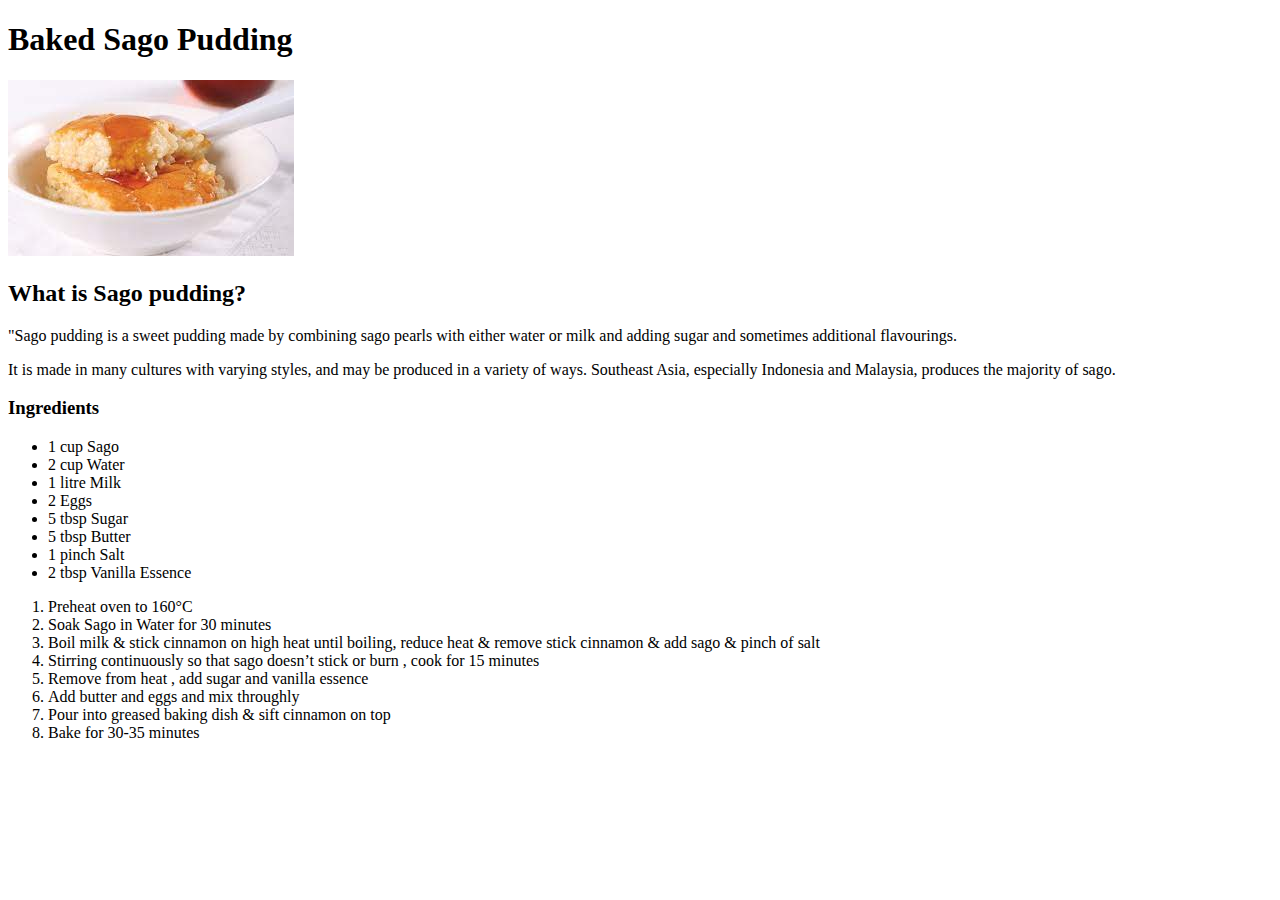
<file: recipes/flan copy.html>
<!DOCTYPE html>
<html lang="en">
<head>
    <meta charset="UTF-8">
    <meta name="viewport" content="width=device-width, initial-scale=1.0">
    <title>Odin Recipes - Baked Sago Pudding</title>
</head>
<body>
    <h1>Baked Sago Pudding</h1>
    <img src="../images/download.jpeg" alt="BAKED SAGO PUDDING">
    <h2>What is Sago pudding?</h2>
    <p>"Sago pudding is a sweet pudding made by combining sago pearls with either water or milk and adding sugar and sometimes additional flavourings.</p> 
    <p> It is made in many cultures with varying styles, and may be produced in a variety of ways. Southeast Asia, especially Indonesia and Malaysia, produces the majority of sago.</p>
    <h3>Ingredients</h3>
    <ul>
        <li>1 cup Sago</li>
        <li>2 cup Water</li>
        <li>1 litre Milk</li>
        <li>2 Eggs</li>
        <li>5 tbsp Sugar</li>
        <li>5 tbsp Butter</li>
        <li>1 pinch Salt</li>
        <li>2 tbsp Vanilla Essence</li>
    </ul>
    <ol>
        <li>Preheat oven to 160°C</li>
        <li>Soak Sago in Water for 30 minutes</li>
        <li>Boil milk & stick cinnamon on high heat until boiling, reduce heat & remove stick cinnamon & add sago & pinch of salt</li>
        <li>Stirring continuously so that sago doesn’t stick or burn , cook for 15 minutes</li>
        <li>Remove from heat , add sugar and vanilla essence</li>
        <li>Add butter and eggs and mix throughly</li>
        <li>Pour into greased baking dish & sift cinnamon on top</li>
        <li>Bake for 30-35 minutes</li>
    </ol>
    
</body>
</html>
</file>
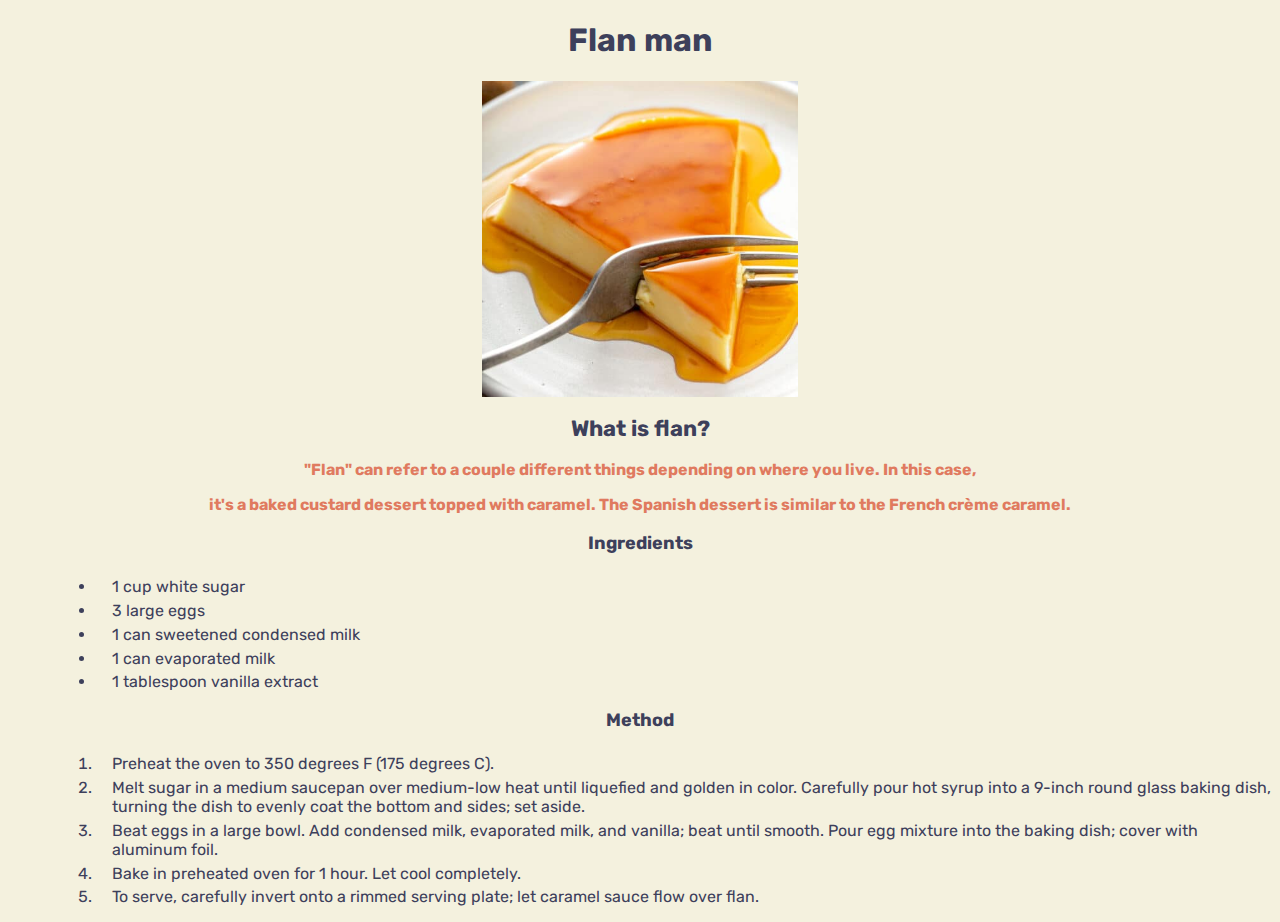
<file: recipes/flan.html>
<!DOCTYPE html>
<html lang="en">
<head>
    <meta charset="UTF-8">
    <meta name="viewport" content="width=device-width, initial-scale=1.0">
    <link rel="stylesheet" href="../styles.css">
    <title>Odin Recipes - Flan</title>
</head>
<body>
    <h1 class="header">Flan man</h1>
    <img src="../images/charlesdeluvio-Mv9hjnEUHR4-unsplash.jpg" alt="best dman flan">
    <h2 class="header2">What is flan?</h2>
    <p class="description">"Flan" can refer to a couple different things depending on where you live. In this case,</p> 
    <p class="description">it's a baked custard dessert topped with caramel. The Spanish dessert is similar to the French crème caramel.</p>
    <h3 class="header3">Ingredients</h3>
    <ul class="ulist">
        <li>1 cup white sugar</li>
        <li>3 large eggs</li>
        <li>1 can sweetened condensed milk</li>
        <li>1 can evaporated milk</li>
        <li>1 tablespoon vanilla extract</li>
    </ul>
    <h3 class="header3">Method</h3>
    <ol class="olist">
        <li>Preheat the oven to 350 degrees F (175 degrees C).</li>
        <li>Melt sugar in a medium saucepan over medium-low heat until liquefied and golden in color. Carefully pour hot syrup into a 9-inch round glass baking dish, turning the dish to evenly coat the bottom and sides; set aside.</li>
        <li>Beat eggs in a large bowl. Add condensed milk, evaporated milk, and vanilla; beat until smooth. Pour egg mixture into the baking dish; cover with aluminum foil.</li>
        <li>Bake in preheated oven for 1 hour. Let cool completely.</li>
        <li>To serve, carefully invert onto a rimmed serving plate; let caramel sauce flow over flan.</li>
    </ol>
    
</body>
</html>
</file>
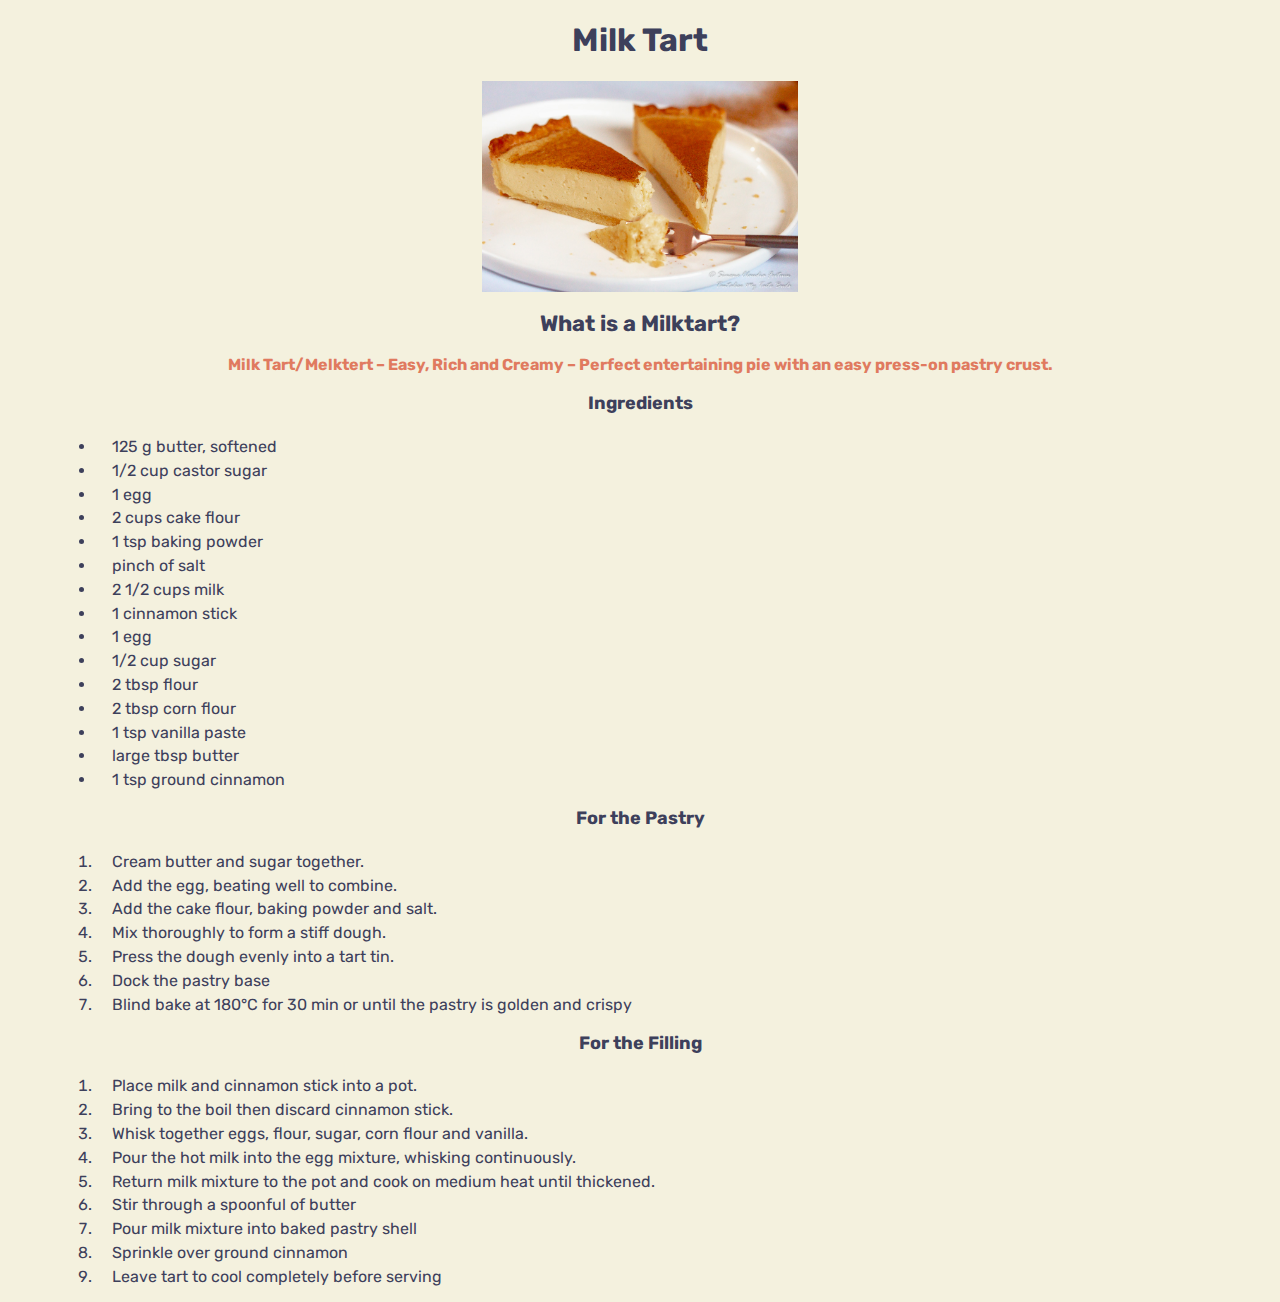
<file: recipes/milktart.html>
<!DOCTYPE html>
<html lang="en">
<head>
    <meta charset="UTF-8">
    <meta name="viewport" content="width=device-width, initial-scale=1.0">
    <title>Odin Recipes - Milk Tart</title>
    <link rel="stylesheet" href="../styles.css">

</head>
<body>
    <h1 class="header">Milk Tart</h1>
    <img src="../images/South-African-Milk-tart-88.jpg" alt="image of a milk tart">
    <h2 class="header2">What is a Milktart?</h2>
    <p class="description">Milk Tart/Melktert – Easy, Rich and Creamy – Perfect entertaining pie with an easy press-on pastry crust.</p> 
    <h3 class="header3">Ingredients</h3>
    
    <ul class="ulist">
        <li>125 g butter, softened</li>
        <li>1/2 cup castor sugar</li>
        <li>1 egg</li>
        <li>2 cups cake flour</li>
        <li>1 tsp baking powder</li>
        <li>pinch of salt</li>
        <li>2 1/2 cups milk</li>
        <li>1 cinnamon stick</li>
        <li>1 egg</li>
        <li>1/2 cup sugar</li>
        <li>2 tbsp flour</li>
        <li>2 tbsp corn flour</li>
        <li>1 tsp vanilla paste</li>
        <li>large tbsp butter</li>
        <li>1 tsp ground cinnamon</li>
        
    </ul>
    <h3 class="header3">For the Pastry</h2>
    <ol class="olist">
        <li >Cream butter and sugar together.</li>
        <li >Add the egg, beating well to combine.</li>
        <li >Add the cake flour, baking powder and salt.</li>
        <li >Mix thoroughly to form a stiff dough.</li>
        <li >Press the dough evenly into a tart tin.</li>
        <li >Dock the pastry base </li>
        <li >Blind bake at 180°C for 30 min or until the pastry is golden and crispy</li>
    </ol>
    <h3 class="header3">For the Filling</h2>
    <ol class="olist">
        <li >Place milk and cinnamon stick into a pot.</li>
        <li >Bring to the boil then discard cinnamon stick.</li>
        <li >Whisk together eggs, flour, sugar, corn flour and vanilla.</li>
        <li >Pour the hot milk into the egg mixture, whisking continuously.</li>
        <li >Return milk mixture to the pot and cook on medium heat until thickened.</li>
        <li >Stir through a spoonful of butter</li>
        <li >Pour milk mixture into baked pastry shell</li>
        <li >Sprinkle over ground cinnamon</li>
        <li >Leave tart to cool completely before serving</li>
    </ol>
    
</body>
</html>
</file>
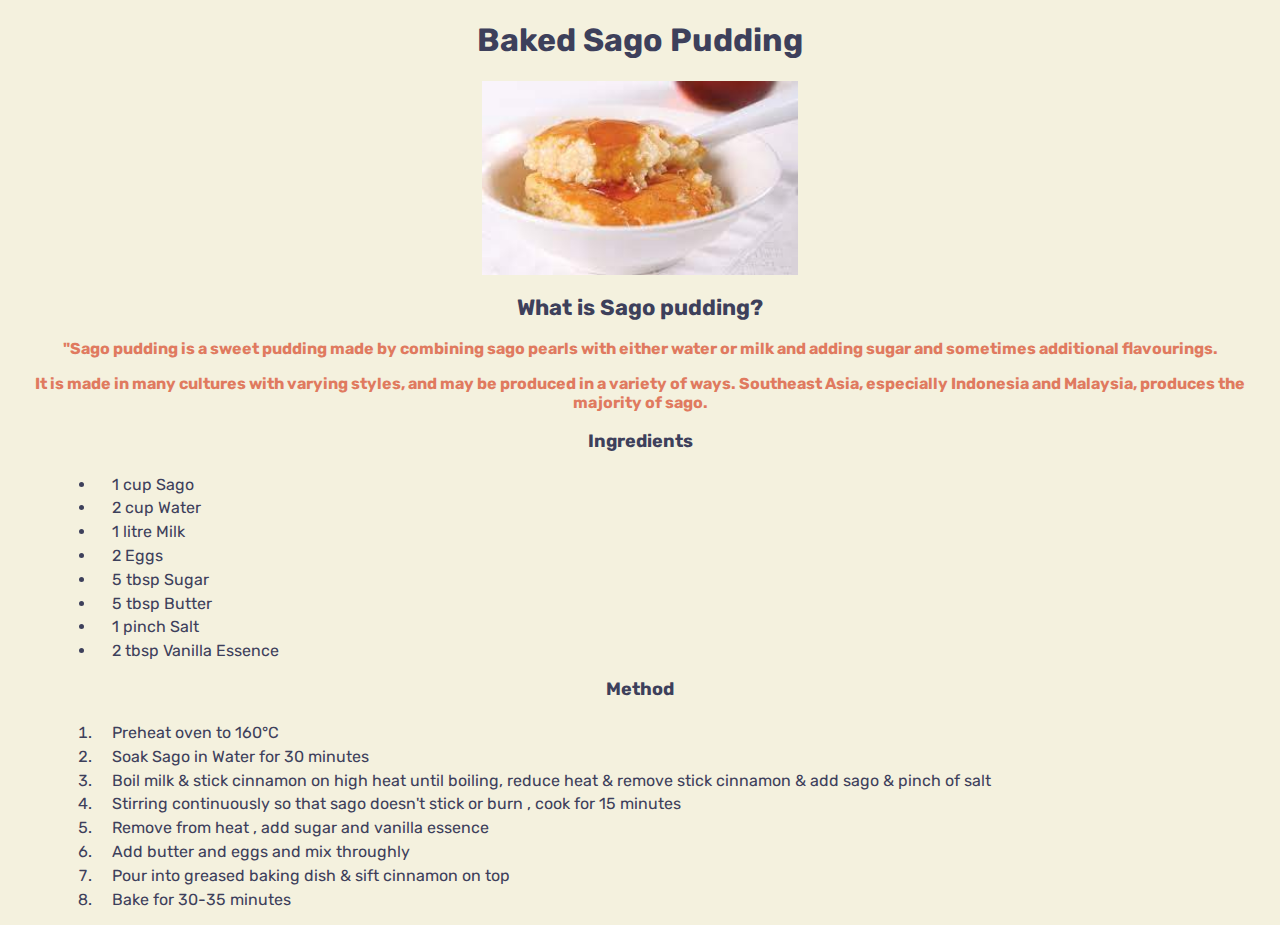
<file: recipes/sagoPudding.html>
<!DOCTYPE html>
<html lang="en">
<head>
    <meta charset="UTF-8">
    <meta name="viewport" content="width=device-width, initial-scale=1.0">
    <title>Odin Recipes - Baked Sago Pudding</title>
    <link rel="stylesheet" href="../styles.css">

</head>
<body>
    <h1 class="header">Baked Sago Pudding</h1>
    <img class="img" src="../images/download.jpeg" alt="BAKED SAGO PUDDING">
    <h2 class="header2">What is Sago pudding?</h2 class="header2">
    <p class="description">"Sago pudding is a sweet pudding made by combining sago pearls with either water or milk and adding sugar and sometimes additional flavourings.</p> 
    <p class="description"> It is made in many cultures with varying styles, and may be produced in a variety of ways. Southeast Asia, especially Indonesia and Malaysia, produces the majority of sago.</p>
    <h3 class="header3">Ingredients</h3>
    <ul class="ulist">
        <li>1 cup Sago</li>
        <li>2 cup Water</li>
        <li>1 litre Milk</li>
        <li>2 Eggs</li>
        <li>5 tbsp Sugar</li>
        <li>5 tbsp Butter</li>
        <li>1 pinch Salt</li>
        <li>2 tbsp Vanilla Essence</li>
    </ul>
    <h3 class="header3">Method</h3>
    <ol class="olist">
        <li>Preheat oven to 160°C</li>
        <li>Soak Sago in Water for 30 minutes</li>
        <li>Boil milk & stick cinnamon on high heat until boiling, reduce heat & remove stick cinnamon & add sago & pinch of salt</li>
        <li>Stirring continuously so that sago doesn't stick or burn , cook for 15 minutes</li>
        <li>Remove from heat , add sugar and vanilla essence</li>
        <li>Add butter and eggs and mix throughly</li>
        <li>Pour into greased baking dish & sift cinnamon on top</li>
        <li>Bake for 30-35 minutes</li>
    </ol>
    
</body>
</html>
</file>
<file: styles.css>
@import url('https://fonts.googleapis.com/css2?family=Rubik&display=swap');


* {
    /* border: 2px solid red; */
    font-family: 'Rubik', 'sans', 'verdana';
    background-color: #f4f1de;
    
}

div.containerhead{
    text-align:center;
}

.header, 
.header2, .header3 {
    font-weight: 700;
    font-size: large;
    font-size: 32px;
    text-align: center;
    color: #3D405B;

}

.header2 {
    
    font-size: 22px;

}

.header3 {
    
    font-size: 18px;

}

img{
    width: 25%;
    height: auto;
    margin-left: auto;
    margin-right: auto;
    display: block;
    
}

.ulist .olist .recipelist{
    color: #E07A5F;
    font-size: 16px;
    padding: 10px
    }
    


.ulist li {
    color: #3D405B;
    text-align: left;
    margin-left: 3rem;
    padding-left: 1rem;
    
}

.recipelist li  {
    display: inline-block;
    color: #E07A5F;
    margin: 1rem,1rem,1rem,1rem;
    padding: 3rem;
       
}

.recipelist a{
    color: #E07A5F;
    text-decoration: none;
}

.recipelist{
    padding-inline: 10px;
}

.ulist a{
    color: #E07A5F;
    text-decoration: none;
}

a:hover {
    color: #81B29A;
    text-decoration: underline;
  }

.description {
    font-size: 16px;      
    font-weight: bold;   
    text-align: center;
    color: #E07A5F;
  }

.olist li {
    color: #3D405B;
    text-align: left;
    margin-left: 3rem;
    padding-left: 1rem;
    
}

.olist a{
    color: #E07A5F;
    text-decoration: none;
}
 li{
    padding-top: 0.3em;
 }
</file>
